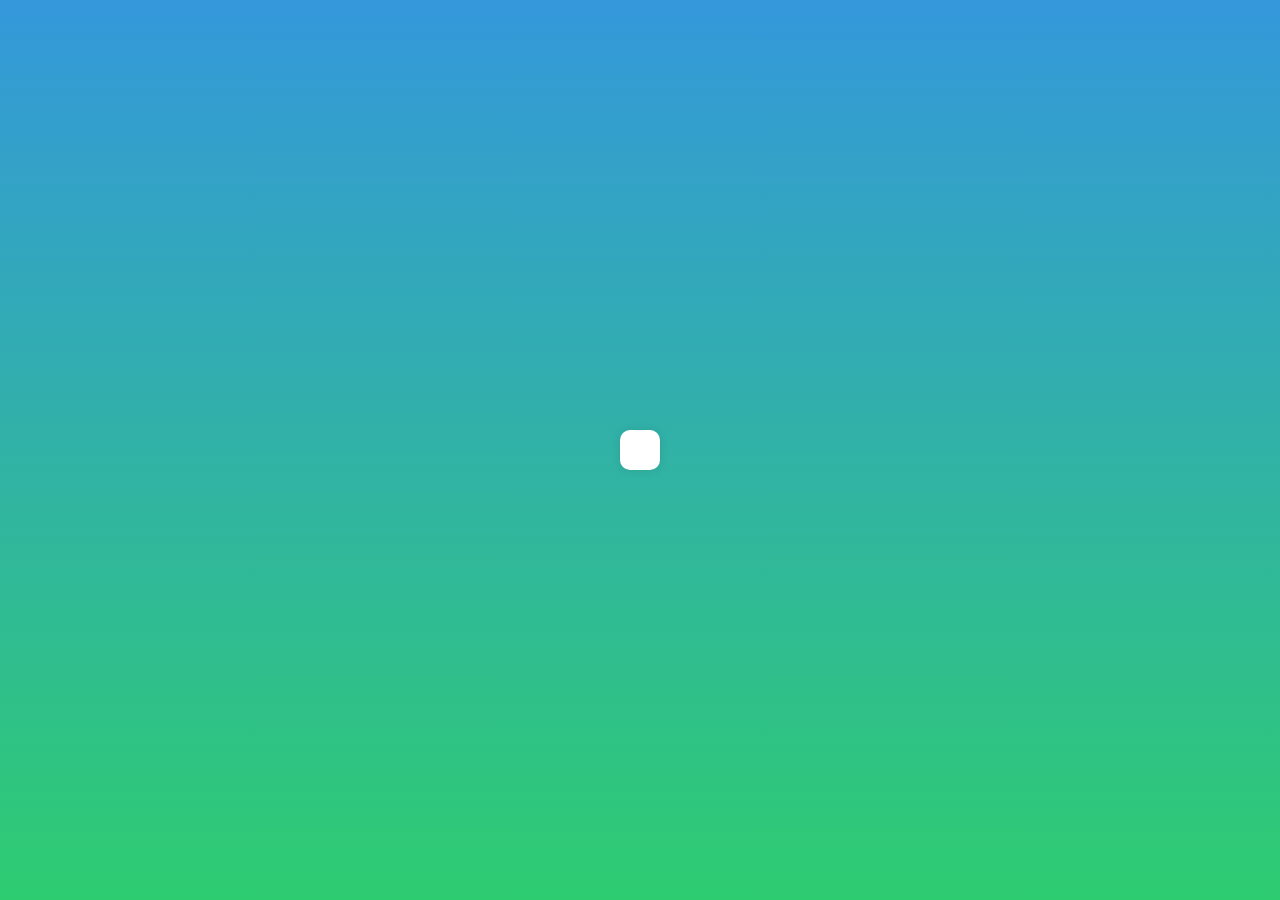
<file: index.html>
<!DOCTYPE html>
<html>
<head>
  <title>reCAPTCHA</title>
  <script src="https://www.google.com/recaptcha/api.js" async defer></script>
  <script>
    function onSubmit(token) {
      document.getElementById("captcha-form").submit();
    }
  </script>
  <style>
    body {
      background-image: linear-gradient(to bottom, #3498db, #2ecc71);
      height: 100vh;
      margin: 0;
      display: flex;
      justify-content: center;
      align-items: center;
    }
    .captcha-container {
      background-color: #fff;
      padding: 20px;
      border-radius: 10px;
      box-shadow: 0 0 10px rgba(0, 0, 0, 0.1);
    }
  </style>
</head>
<body>
  <div class="captcha-container">
    <form id="captcha-form" action="choose-login.html">
      <div class="g-recaptcha" data-sitekey="6Le3PxsrAAAAABowbiaZ1WWUnkIp3FNnFQ9N_F6F" data-callback="onSubmit"></div>
    </form>
  </div>
</body>
</html>
</file>
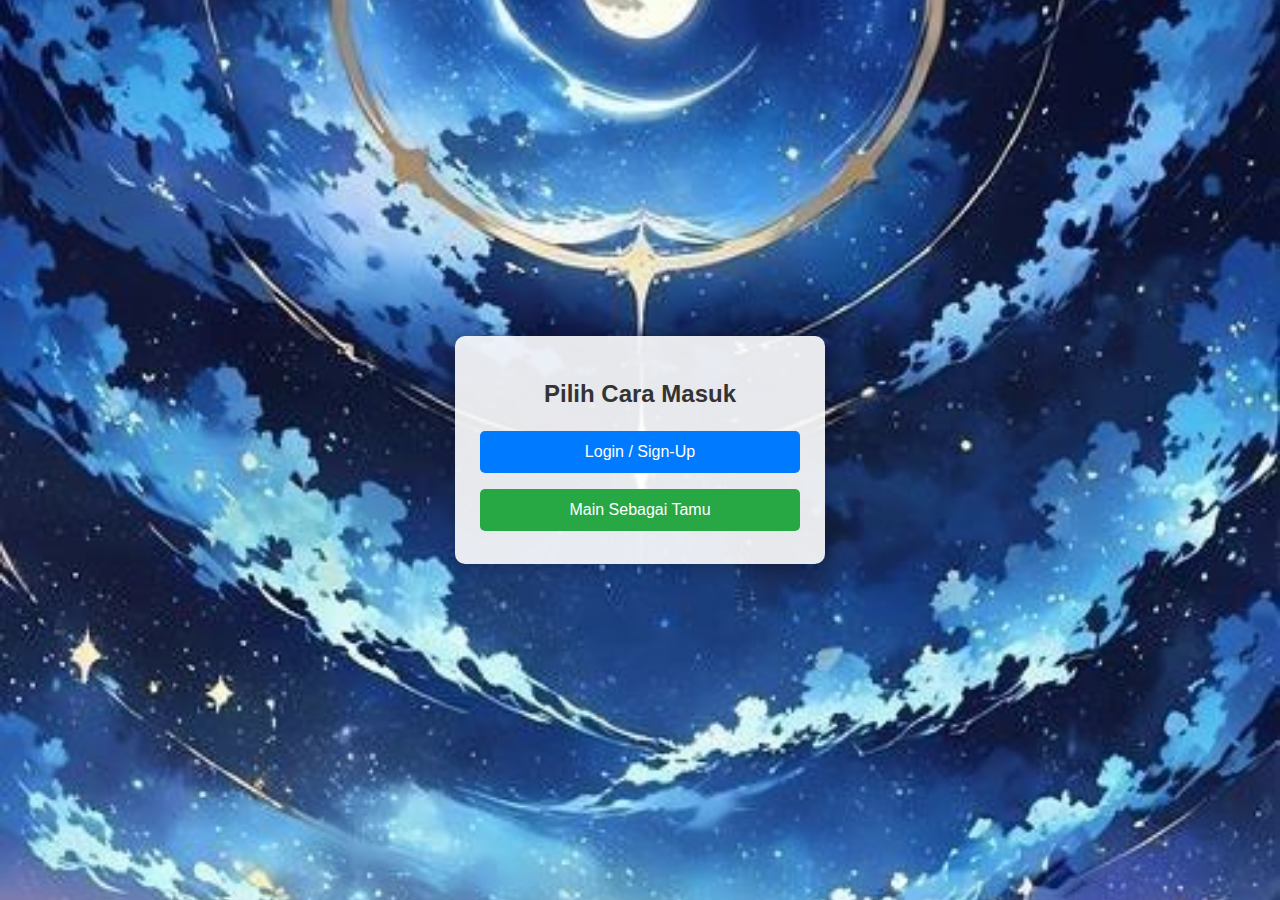
<file: choose-login.html>
<!DOCTYPE html>
<html lang="id">
<head>
    <meta charset="UTF-8">
    <meta name="viewport" content="width=device-width, initial-scale=1.0">
    <title>Pilih Login</title>
    <link rel="stylesheet" href="c-l.css">
</head>
<body>
    
</form>

    <div class="container">
        <h2>Pilih Cara Masuk</h2>
        <button onclick="goToLogin()">Login / Sign-Up</button>
        <button onclick="guestMode()">Main Sebagai Tamu</button>
    </div>
    <script>
    
    const naudio = new Audio ("efekTekan.mp3");
    
    function efekTekan() {
      let sound = naudio;
      sound.currentTime = 0;
      sound.volume = 1;
      sound.play();
    }
    
        function goToLogin() {
          efekTekan();
            location.replace("login.html");
        }

        function guestMode() {
                    efekTekan();
                    location.replace("menu.html"); 
                }
    </script>
</body>
</html>
</file>
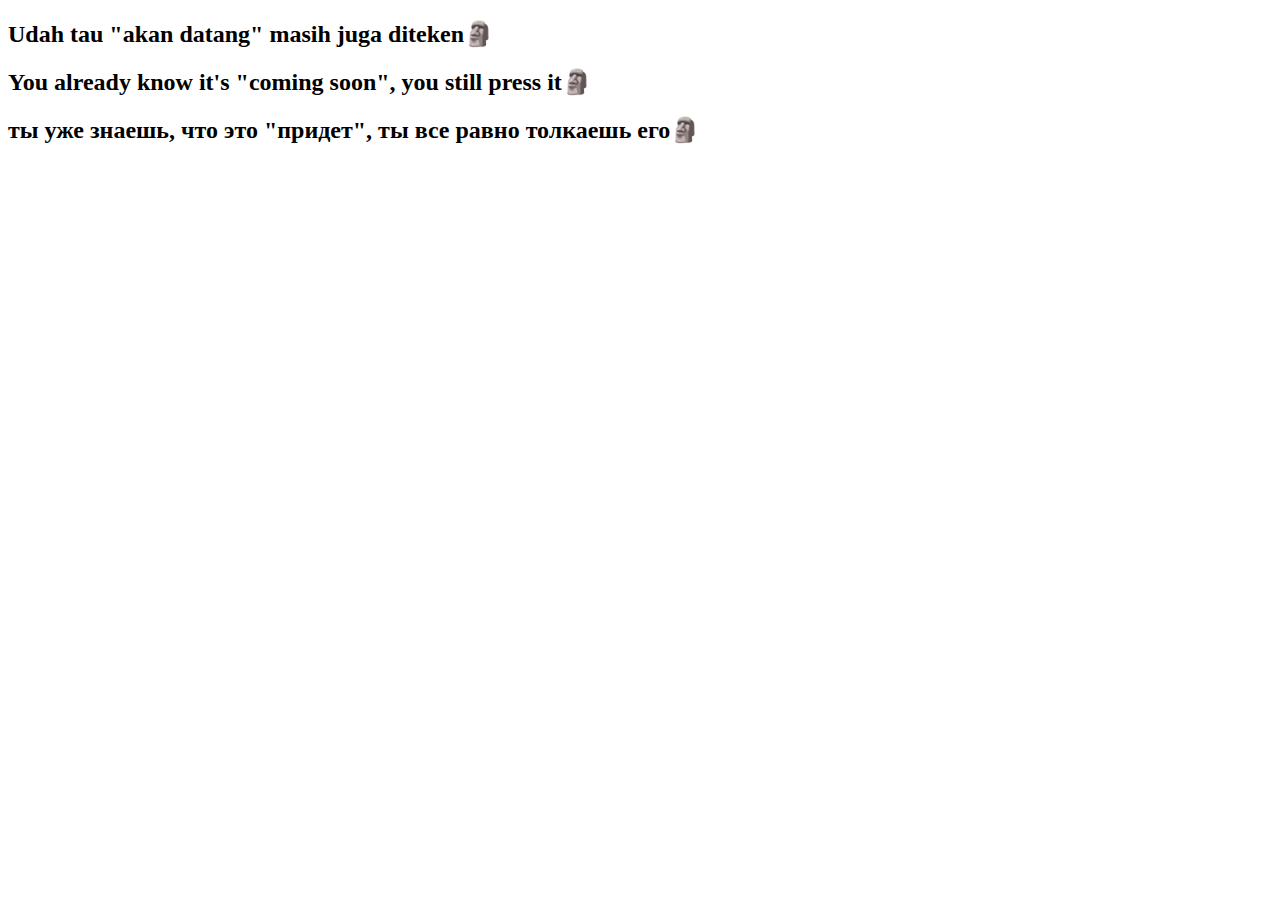
<file: coming.html>
<!DOCTYPE html>
<html>

<head>
  <meta charset="UTF-8">
  <meta name="viewport" content="width=device-width, initial-scale=1">
  <title></title>
</head>

<body>
  <h2>Udah tau "akan datang" masih juga diteken🗿</h2>
  <h2>You already know it's "coming soon", you still press it🗿</h2>
  <h2>ты уже знаешь, что это "придет", ты все равно толкаешь его🗿</h2>
</body>

</html>
</file>
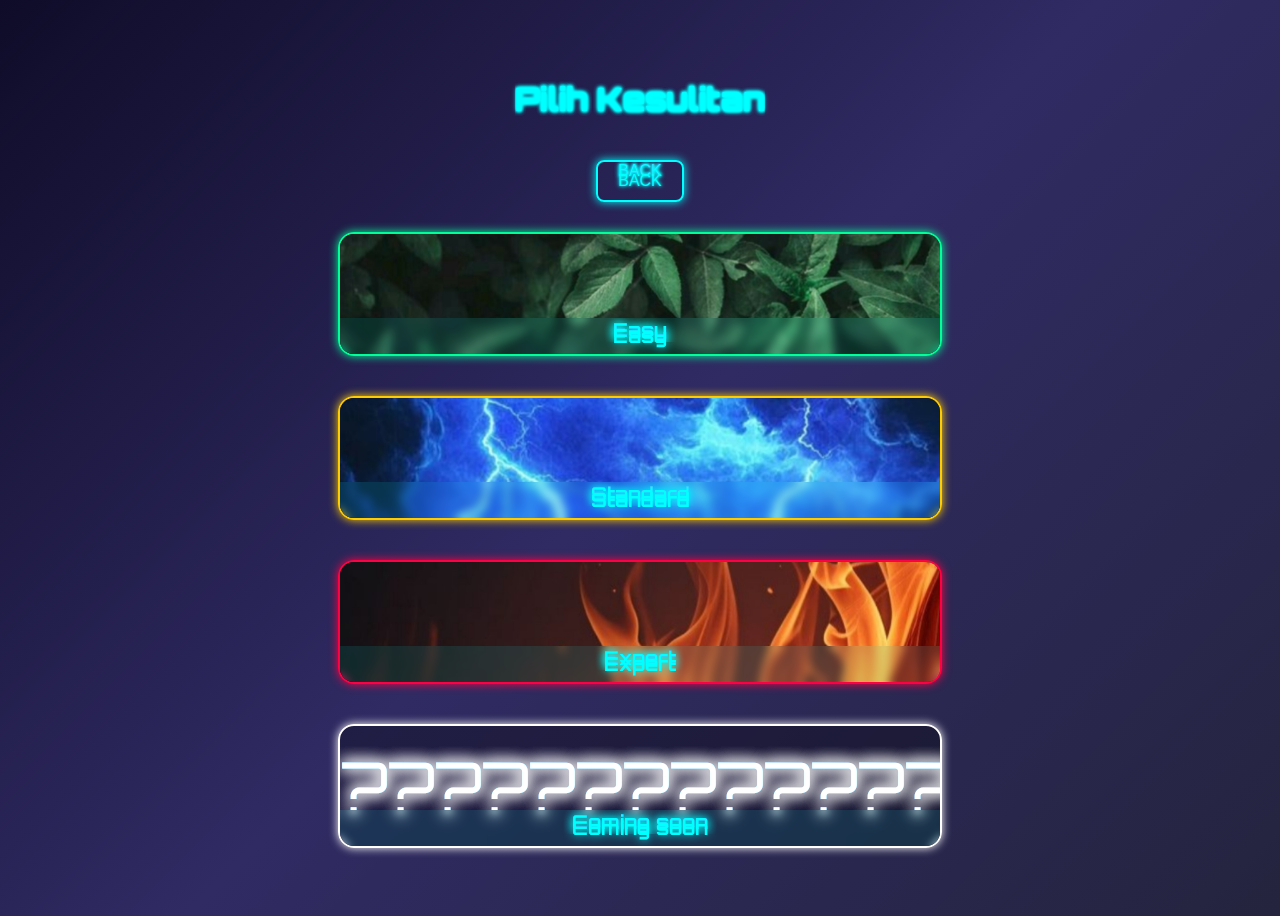
<file: difficult.html>
<!DOCTYPE html>
<html lang="en">
<head>
  <meta charset="UTF-8" />
  <meta name="viewport" content="width=device-width, initial-scale=1.0"/>
  <title>Pilih Kesulitan</title>
  <style>
    @import url('https://fonts.googleapis.com/css2?family=Orbitron:wght@400;600&display=swap');

    body {
      background: linear-gradient(135deg, #0f0c29, #302b63, #24243e);
      min-height: 100vh;
      display: flex;
      justify-content: center;
      align-items: center;
      font-family: 'Orbitron', sans-serif;
      color: #fff;
    }

    .container {
      display: flex;
      flex-direction: column;
      align-items: center;
      gap: 20px;
      padding: 20px;
      animation: fadeIn 1s ease-out;
    }
    
    .glitch {
  position: relative;
  display: inline-block;
  color: #0ff;
  text-shadow: 0 0 3px #0ff, 0 0 5px #0ff;
}

.glitch::before,
.glitch::after {
  content: attr(data-text);
  position: absolute;
  top: 0;
  left: 0;
  width: 100%;
  overflow: hidden;
  color: #f0f;
  z-index: -1;
  animation: glitchAnim 1s infinite linear alternate-reverse;
}

.glitch::after {
  color: #0ff;
  animation: glitchAnim2 1s infinite linear alternate-reverse;
}

@keyframes glitchAnim {
  0% { clip-path: inset(80% 0 0 0); transform: translate(1px, -1px); }
  20% { clip-path: inset(10% 0 85% 0); transform: translate(-2px, 2px); }
  40% { clip-path: inset(50% 0 30% 0); transform: translate(-1px, 1px); }
  60% { clip-path: inset(90% 0 5% 0); transform: translate(1px, 0); }
  80% { clip-path: inset(5% 0 90% 0); transform: translate(-1px, -1px); }
  100% { clip-path: inset(0 0 100% 0); transform: translate(0, 2px); }
}

@keyframes glitchAnim2 {
  0% { clip-path: inset(0 0 100% 0); transform: translate(-1px, 1px); }
  20% { clip-path: inset(20% 0 60% 0); transform: translate(1px, -1px); }
  40% { clip-path: inset(40% 0 40% 0); transform: translate(2px, 0); }
  60% { clip-path: inset(60% 0 20% 0); transform: translate(0, -2px); }
  80% { clip-path: inset(80% 0 10% 0); transform: translate(-2px, 1px); }
  100% { clip-path: inset(100% 0 0 0); transform: translate(1px, 1px); }
}

@keyframes imgGlitch {
  0%, 95%, 100% {
    filter: none;
    transform: none;
  }
  96% {
    filter: contrast(180%) hue-rotate(10deg);
    transform: translate(1px, -1px) scale(1.01);
  }
  97% {
    filter: grayscale(100%) blur(0.5px);
    transform: translate(-2px, 2px) rotate(1deg);
  }
  98% {
    filter: none;
    transform: none;
  }
}

img {
  animation: imgGlitch 6s infinite;
}

h1 {
  animation: turunDariAtas 0.8s ease-out fordwards;
}

    #back {
      padding: 10px 20px;
      background: transparent;
      border: 2px solid #0ff;
      border-radius: 8px;
      color: #0ff;
      font-size: 1rem;
      cursor: pointer;
      box-shadow: 0 0 10px #0ff;
      transition: 0.3s;
      animation: turunDariAtas 0.8s ease-out forwards;
    }

    #back:hover {
      background: rgba(0, 255, 255, 0.2);
      box-shadow: 0 0 20px #0ff;
      transform: translateY(-5px);
    }

    .difficulty-option {
      position: relative;
      display: flex;
      align-items: center;
      width: 90vw;
      max-width: 600px;
      height: 120px;
      background: rgba(0, 0, 0, 0.3);
      border-radius: 16px;
      overflow: hidden;
      border: 2px solid #0ff;
      margin: 10px auto;
      cursor: pointer;
      transition: 0.3s;
      animation: turunDariAtas 0.8s ease-out forwards;
      box-shadow: 0 0 15px #0ff;
    }

    .difficulty-option:hover {
      animation: hoverUp 0.3s forwards;
      box-shadow: 0 0 25px #0ff;
      background: rgba(0, 255, 255, 0.1);
    }

    .difficulty-option img {
      width: 100%;
      height: 100%;
      object-fit: cover;
      /* gambar biar penuh, tapi tidak grayscale */
    }

    .difficulty-option span {
      position: absolute;
      bottom: 0;
      width: 100%;
      background: rgba(0, 255, 255, 0.1);
      color: #0ff;
      text-shadow: 0 0 10px #0ff;
      text-align: center;
      font-size: 1.2rem;
      font-weight: bold;
      padding: 6px 0;
      z-index: 2;
      backdrop-filter: blur(4px);
    }

    .easy { border-color: #00ff99; box-shadow: 0 0 10px #00ff99; }
    .standard { border-color: #ffcc00; box-shadow: 0 0 10px #ffcc00; }
    .expert { border-color: #ff0044; box-shadow: 0 0 10px #ff0044; }
    .coming { border-color: white; box-shadow: 0 0 10px white; }

    .coming p {
      color: #fff;
      text-shadow: 0 0 15px #fff;
      font-size: 70px;
      z-index: 2;
    }

    @keyframes turunDariAtas {
      0% {
        opacity: 0;
        transform: translateY(-50px);
      }
      100% {
        opacity: 1;
        transform: translateY(0);
      }
    }

    @keyframes hoverUp {
      0% {
        transform: translateY(0);
        box-shadow: 0 4px 8px rgba(0, 0, 0, 0.2);
      }
      100% {
        transform: translateY(-10px);
        box-shadow: 0 0 25px #0ff;
      }
    }
  </style>
</head>
<body>
  <div class="container">
    <h1 class="glitch" data-text="Pilih Kesulitan">Pilih Kesulitan</h1>
    <button id="back" class="glitch" data-text="BACK" onclick="back()">BACK</button>
    <div class="difficulty-option easy" onclick="selectDifficulty('easy')">
      <img src="ikon daun.jpg" alt="Easy Mode">
      <span class="glitch" data-text="Easy">Easy</span>
    </div>
    <div class="difficulty-option standard" onclick="selectDifficulty('standard')">
      <img src="ikon petir.jpg" alt="Standard Mode">
      <span class="glitch" data-text="Standard">Standard</span>
    </div>
    <div class="difficulty-option expert" onclick="selectDifficulty('expert')">
      <img src="ikon api.jpg" alt="Expert Mode">
      <span class="glitch" data-text="Expert">Expert</span>
    </div>
    <div class="difficulty-option coming" onclick="selectDifficulty('coming')">
      <p class="glitch" data-text="?????????????">?????????????</p>
      <span class="glitch" data-text="Coming soon">Coming soon</span>
    </div>
  </div>

  <script>
    const naudio = new Audio("efekTekan.mp3");

    function efekTekan() {
      naudio.currentTime = 0;
      naudio.volume = 1;
      naudio.play();
    }

    function back() {
      efekTekan();
      setTimeout(() => {
        location.replace("menu.html");
      }, 300); // kasih delay sedikit biar efek suara terasa
    }

    function selectDifficulty(difficulty) {
      efekTekan();
      const pages = {
        easy: "easy.html",
        standard: "standar.html",
        expert: "expert.html",
        coming: "coming.html",
        relax: "relax.html"
      };
      setTimeout(() => {
        window.location.href = (pages[difficulty]);
      }, 300);
    }
  </script>
</body>
</html>
</file>
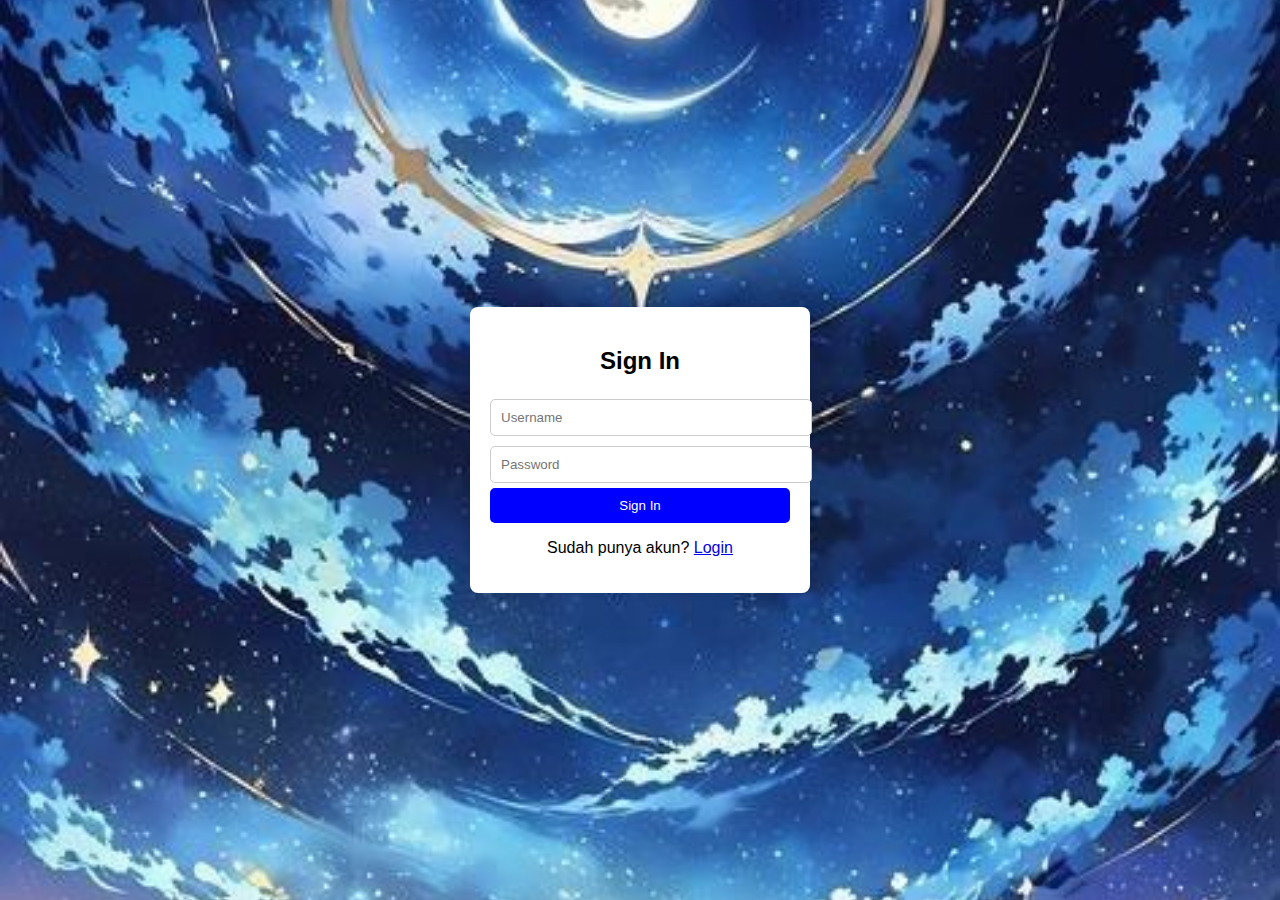
<file: login.html>
<!DOCTYPE html>
<html lang="id">
<head>
    <meta charset="UTF-8">
    <meta name="viewport" content="width=device-width, initial-scale=1.0">
    <title>Login & Sign-In</title>
    <link rel="stylesheet" href="login.css">
</head>
<body>
    
    <div class="container">
        <div id="sign-in-form">
            <h2>Sign In</h2>
            <input type="text" id="signInUsername" placeholder="Username">
            <input type="password" id="signInPassword" placeholder="Password">
            <button onclick="signIn()">Sign In</button>
            <p>Sudah punya akun? <a href="#" onclick="toggleForms()">Login</a></p>
        </div>

        <div id="login-form" style="display: none;">
            <h2>Login</h2>
            <input type="text" id="loginUsername" placeholder="Username">
            <input type="password" id="loginPassword" placeholder="Password">
            <button onclick="login()">Login</button>
            <p>Belum punya akun? <a href="#" onclick="toggleForms()">Sign In</a></p>
        </div>
    </div>

    <script src="login.js"></script>
</body>
</html>
</file>
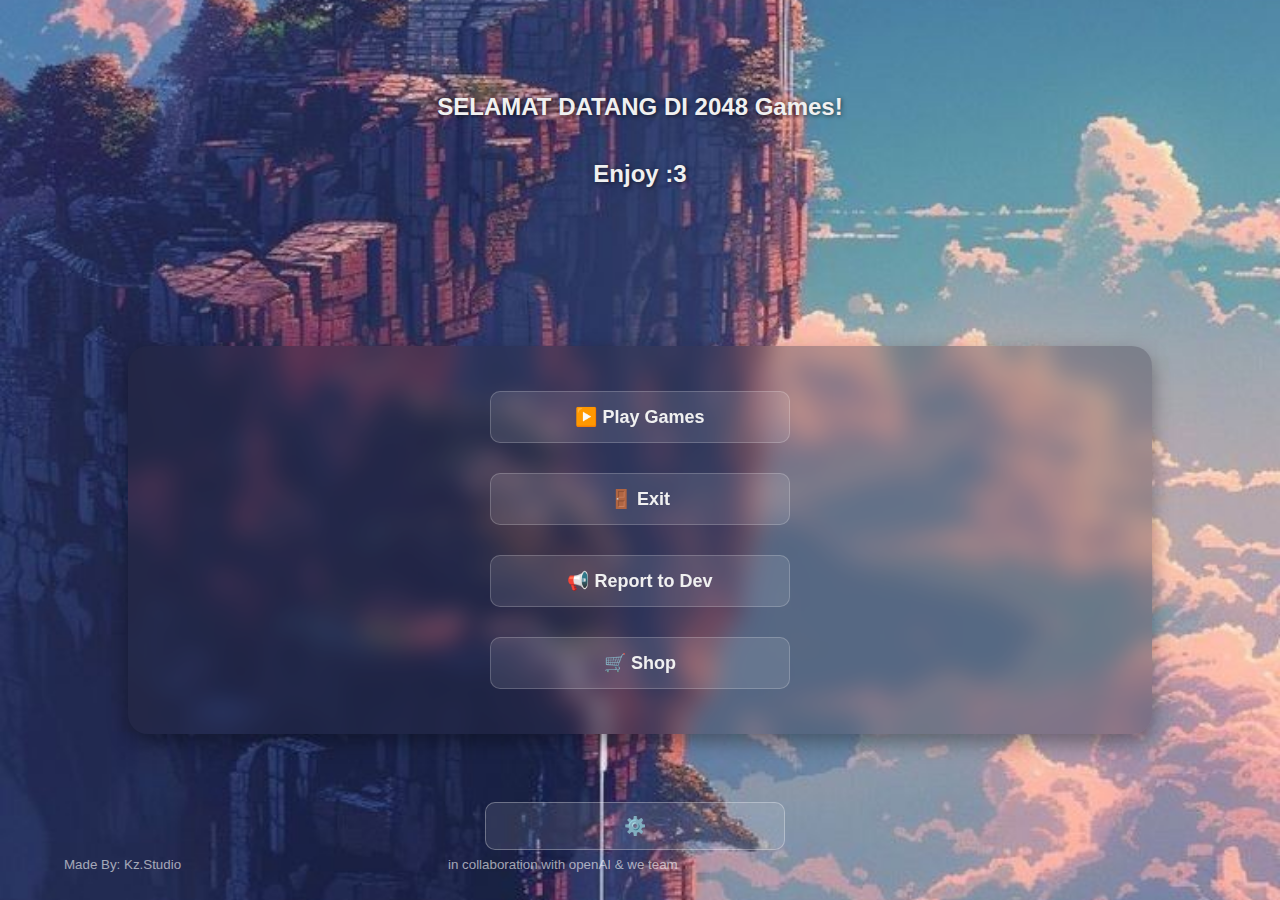
<file: menu.html>
<!DOCTYPE html>
<html lang="id">

<head>
  <meta charset="UTF-8">
  <meta name="viewport" content="width=device-width, initial-scale=1">
  <link rel="stylesheet" href="menu.css">
  <title>Menu Game</title>
</head>

<body>
  <!-- Audio Background -->
  <audio id="bg-music" loop>
    <source src="Air Gelap.mp3" type="audio/mp3">
    Browser kamu tidak mendukung elemen audio.
  </audio>
  
  <h2>SELAMAT DATANG DI 2048 Games!<br>
  Enjoy :3</h2>
  <p style="position: absolute; top: 95%; left: 5%; color: rgba(256, 256, 256, 0.6)"><small>Made By: Kz.Studio</small></p>
  <p style="position: absolute; top: 95%; left: 35%; color: rgba(256, 256, 256, 0.6)"><small>in collaboration with openAI & we team</small></p>

  <div id="kontainerMasuk">
    <button id="masuk" onclick="openLogin()">▶️ Play Games</button>
    <button id="keluar" onclick="exit()">🚪 Exit</button>
    <button id="kontak" onclick="openWa()">📢 Report to Dev</button>
    <button id="shop" onclick="shop()">🛒 Shop</button>
  </div>

  <!-- Kontainer Pengaturan -->
  <div id="settingsContainer" class="settings-container">
    <button onclick="toggleSettings()">Close Settings</button>
    <label for="bgMusic">Background Music: </label>
    <input style="margin-bottom: 5px;" type="checkbox" id="bgMusic" onchange="toggleMusic()">
    <p style="color: white" id="donation"></p>
    <p id="space"></p>
    <p style="color: white" id="new"></p>
    <p style="color: white" id="channel"></p>
    <button onclick="follow()">Follow the Channel</button>
  </div>

  <!-- Tombol Pengaturan -->
  <button id="settingsBtn" onclick="toggleSettings()">⚙️</button>
  
  

  <script src="menu.js"></script>
</body>

</html>
</file>
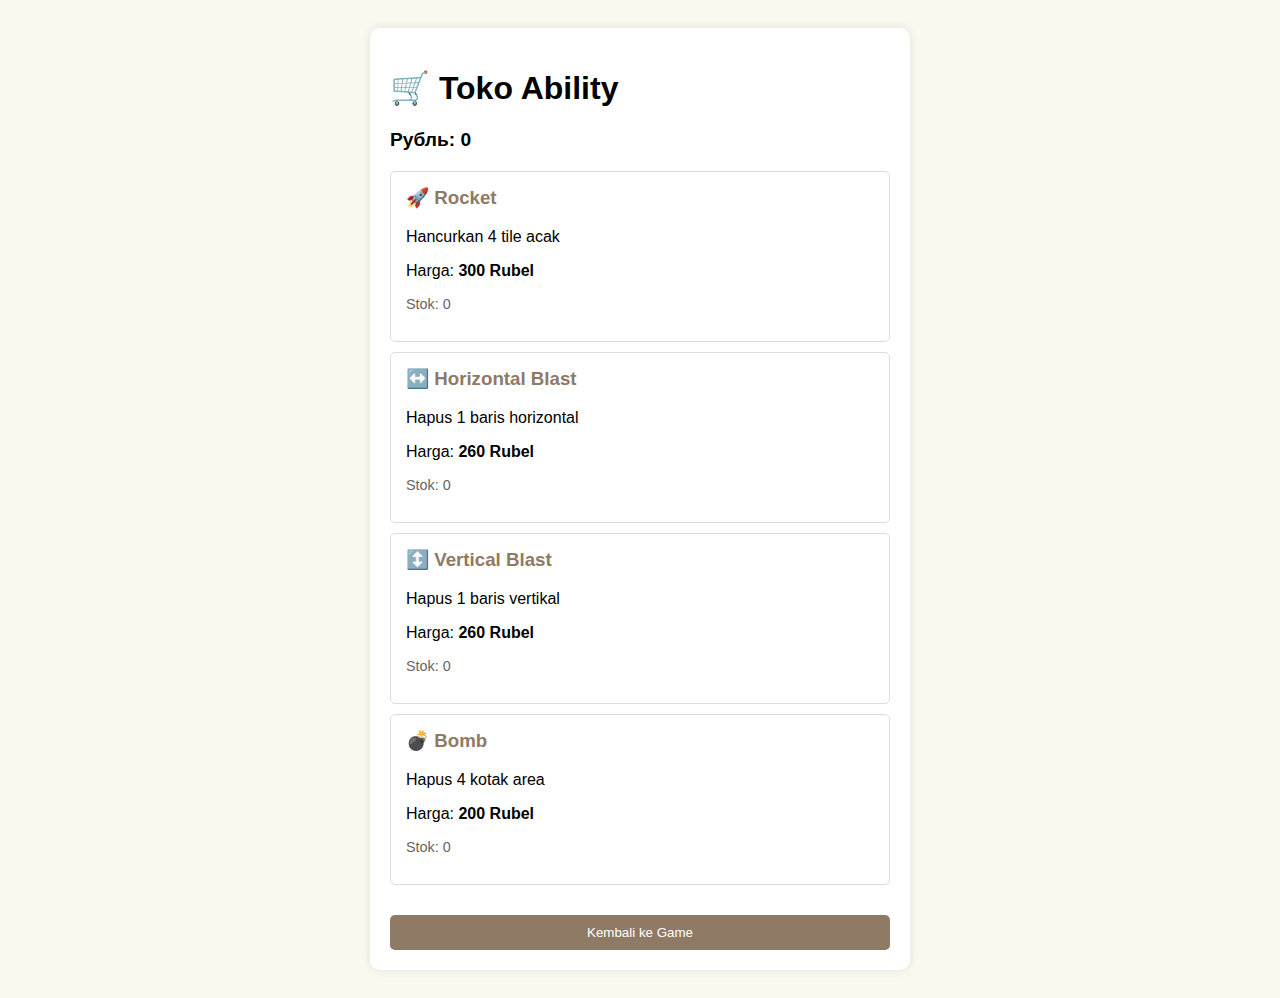
<file: shop.html>
<!DOCTYPE html>
<html>
<head>
  <title>Shop - 2048 Game</title>
  <style>
    body {
      font-family: Arial, sans-serif;
      background: #faf8ef;
      padding: 20px;
    }
    #shop {
      max-width: 500px;
      margin: 0 auto;
      background: white;
      padding: 20px;
      border-radius: 10px;
      box-shadow: 0 0 10px rgba(0,0,0,0.1);
    }
    .ability {
      border: 1px solid #ddd;
      padding: 15px;
      margin-bottom: 10px;
      border-radius: 5px;
      cursor: pointer;
      transition: background 0.3s;
    }
    .ability:hover {
      background: #f0f0f0;
    }
    button {
      background: #8f7a66;
      color: white;
      border: none;
      padding: 10px 15px;
      border-radius: 5px;
      cursor: pointer;
      margin-top: 20px;
      width: 100%;
    }
    #rubel-counter {
      font-size: 1.2em;
      margin-bottom: 20px;
      font-weight: bold;
    }
    .ability h3 {
      margin-top: 0;
      color: #8f7a66;
    }
    .stock {
      font-size: 0.9em;
      color: #666;
    }
  </style>
</head>
<body>
  <div id="shop">
    <h1>🛒 Toko Ability</h1>
    <div id="rubel-counter">Рубль: <span id="rubel-amount">0</span></div>
    
    <div class="ability" onclick="buyAbility('rocket')">
      <h3>🚀 Rocket</h3>
      <p>Hancurkan 4 tile acak</p>
      <p>Harga: <strong>300 Rubel</strong></p>
      <p class="stock">Stok: <span id="stock-rocket">0</span></p>
    </div>
    
    <div class="ability" onclick="buyAbility('horizontal')">
      <h3>↔️ Horizontal Blast</h3>
      <p>Hapus 1 baris horizontal</p>
      <p>Harga: <strong>260 Rubel</strong></p>
      <p class="stock">Stok: <span id="stock-horizontal">0</span></p>
    </div>
    
    <div class="ability" onclick="buyAbility('vertical')">
      <h3>↕️ Vertical Blast</h3>
      <p>Hapus 1 baris vertikal</p>
      <p>Harga: <strong>260 Rubel</strong></p>
      <p class="stock">Stok: <span id="stock-vertical">0</span></p>
    </div>

    <div class="ability" onclick="buyAbility('bomb')">
      <h3>💣 Bomb</h3>
      <p>Hapus 4 kotak area</p>
      <p>Harga: <strong>200 Rubel</strong></p>
      <p class="stock">Stok: <span id="stock-bomb">0</span></p>
    </div>
    
    <button onclick="closeShop()">Kembali ke Game</button>
  </div>

  <script>
    let rubel = parseInt(localStorage.getItem('rubel'));
    rubel = isNaN(rubel) ? 0 : rubel;

    let abilities = JSON.parse(localStorage.getItem('abilities'));
    if (typeof abilities !== 'object' || abilities === null) {
      abilities = {
        rocket: 0,
        horizontal: 0,
        vertical: 0,
        bomb: 0
      };
    }

    const prices = {
      rocket: 300,
      horizontal: 260,
      vertical: 260,
      bomb: 200
    };

    function updateRubelUI() {
      document.getElementById('rubel-amount').textContent = rubel;
    }

    function updateStockUI() {
      for (let key in abilities) {
        document.getElementById(`stock-${key}`).textContent = abilities[key];
      }
    }

    function buyAbility(abilityName) {
      if (rubel >= prices[abilityName]) {
        rubel -= prices[abilityName];
        abilities[abilityName] += 1;

        localStorage.setItem('rubel', rubel);
        localStorage.setItem('abilities', JSON.stringify(abilities));

        updateRubelUI();
        updateStockUI();

        alert(`Berhasil beli ${abilityName}!`);
      } else {
        alert("Rubel tidak cukup!");
      }
    }

    function closeShop() {
      location.replace("menu.html"); // Ganti sesuai halaman utama
    }

    // Init saat halaman dibuka
    updateRubelUI();
    updateStockUI();
  </script>
</body>
</html>
</file>
<file: c-l.css>
body {
    margin: 0;
    padding: 0;
    font-family: Arial, sans-serif;
    display: flex;
    justify-content: center;
    align-items: center;
    height: 100vh;
    background: url('back-ground.jpg');
    background-size: cover;
    background-position: center;
    background-repeat: no-repeat;
    overflow: hidden;
}

.container {
    background: rgba(255, 255, 255, 0.9);
    padding: 25px;
    border-radius: 10px;
    box-shadow: 0 0 15px rgba(0, 0, 0, 0.2);
    text-align: center;
    width: 320px;
}

h2 {
    margin-bottom: 15px;
    color: #333;
}

button {
    width: 100%;
    padding: 12px;
    margin: 8px 0;
    border: none;
    border-radius: 5px;
    font-size: 16px;
    cursor: pointer;
    transition: 0.3s;
}

button:first-of-type {
    background: #007bff;
    color: white;
}

button:first-of-type:hover {
    background: #0056b3;
}

button:last-of-type {
    background: #28a745;
    color: white;
}

button:last-of-type:hover {
    background: #1e7e34;
}
</file>
<file: login.css>
body {
  padding: 0;
  margin: 0;
    font-family: Arial, sans-serif;
    display: flex;
    justify-content: center;
    align-items: center;
    height: 100vh;
    background: url(back-ground.jpg);
    overflow: hidden;
    background-size: cover;
background-position: center;
background-repeat: no-repeat;
}

.container {
    background: white;
    padding: 20px;
    border-radius: 8px;
    box-shadow: 0 0 10px rgba(0,0,0,0.1);
    text-align: center;
    width: 300px;
}
input {
    width: 100%;
    padding: 10px;
    margin: 5px 0;
    border: 1px solid #ccc;
    border-radius: 5px;
}
button {
    width: 100%;
    padding: 10px;
    background: blue;
    color: white;
    border: none;
    border-radius: 5px;
    cursor: pointer;
}
button:hover {
    background: darkblue;
}
</file>
<file: menu.css>
/* Reset tampilan bawaan browser */
* {
    margin: 0;
    padding: 0;
    box-sizing: border-box;
    font-family: 'Arial', sans-serif;
}

/* Background image */
body {
    display: flex;
    justify-content: center;
    align-items: center;
    height: 100vh;
    background: url('pemandangan.jpg') no-repeat center center/cover;
    overflow: hidden;
}

h2 {
    position: absolute;
    top: 10%;
    left: 50%;
    transform: translateX(-50%);
    color: #f0f0f0;
    text-align: center;
    line-height: 1.4;
    text-shadow: 1px 1px 4px rgba(0, 0, 0, 0.6);
    white-space: pre-line;
}

/* Container tombol */
#kontainerMasuk {
    position: absolute;
    top: 60%;
    left: 50%;
    transform: translate(-50%, -50%);
    display: flex;
    flex-direction: column;
    align-items: center;
    gap: 20px;
    background: rgba(40, 40, 60, 0.3);
    backdrop-filter: blur(12px);
    padding: 40px;
    margin: 0;
    width: 80vw;
    border-radius: 20px;
    box-shadow: 0 8px 20px rgba(0, 0, 0, 0.35);
}

/* Gaya tombol */
button {
    width: 77vw;
    max-width: 300px;
    padding: 14px;
    font-size: 18px;
    font-weight: bold;
    color: #f0f0f0;
    background: rgba(255, 255, 255, 0.1);
    border: 1px solid rgba(255, 255, 255, 0.2);
    border-radius: 10px;
    cursor: pointer;
    transition: all 0.3s ease;
}

/* Hover */
button:hover {
    background: rgba(255, 255, 255, 0.2);
    transform: scale(1.05);
}

/* Saat ditekan */
button:active {
    transform: scale(0.95);
}

/* Responsif */
@media (max-width: 500px) {
    button {
        width: 80vw;
        font-size: 16px;
    }
}

button {
  margin: 5px;
}

#settingsBtn {
    position: absolute;
    bottom: 5%;
    right: 50%;
    transform: translateX(50%);
    background: rgba(255, 255, 255, 0.1);
    color: #f0f0f0;
    font-size: 18px;
    font-weight: bold;
    padding: 12px 24px;
    border: 1px solid rgba(255, 255, 255, 0.3);
    border-radius: 10px;
    cursor: pointer;
    transition: all 0.3s ease;
}

#settingsBtn:hover {
    background: rgba(255, 255, 255, 0.2);
    transform: translateX(50%) scale(1.05);
}

/* Kontainer Pengaturan */
.settings-container {
    display: none;
    position: fixed;
    top: 50%;
    left: 50%;
    transform: translate(-50%, -50%);
    background: rgba(30, 30, 50, 0.85);
    backdrop-filter: blur(8px);
    color: white;
    padding: 30px;
    border-radius: 15px;
    box-shadow: 0 0 25px rgba(0, 0, 0, 0.4);
    text-align: center;
}

/* Gaya checkbox */
#bgMusic {
    margin-top: 10px;
}
</file>
